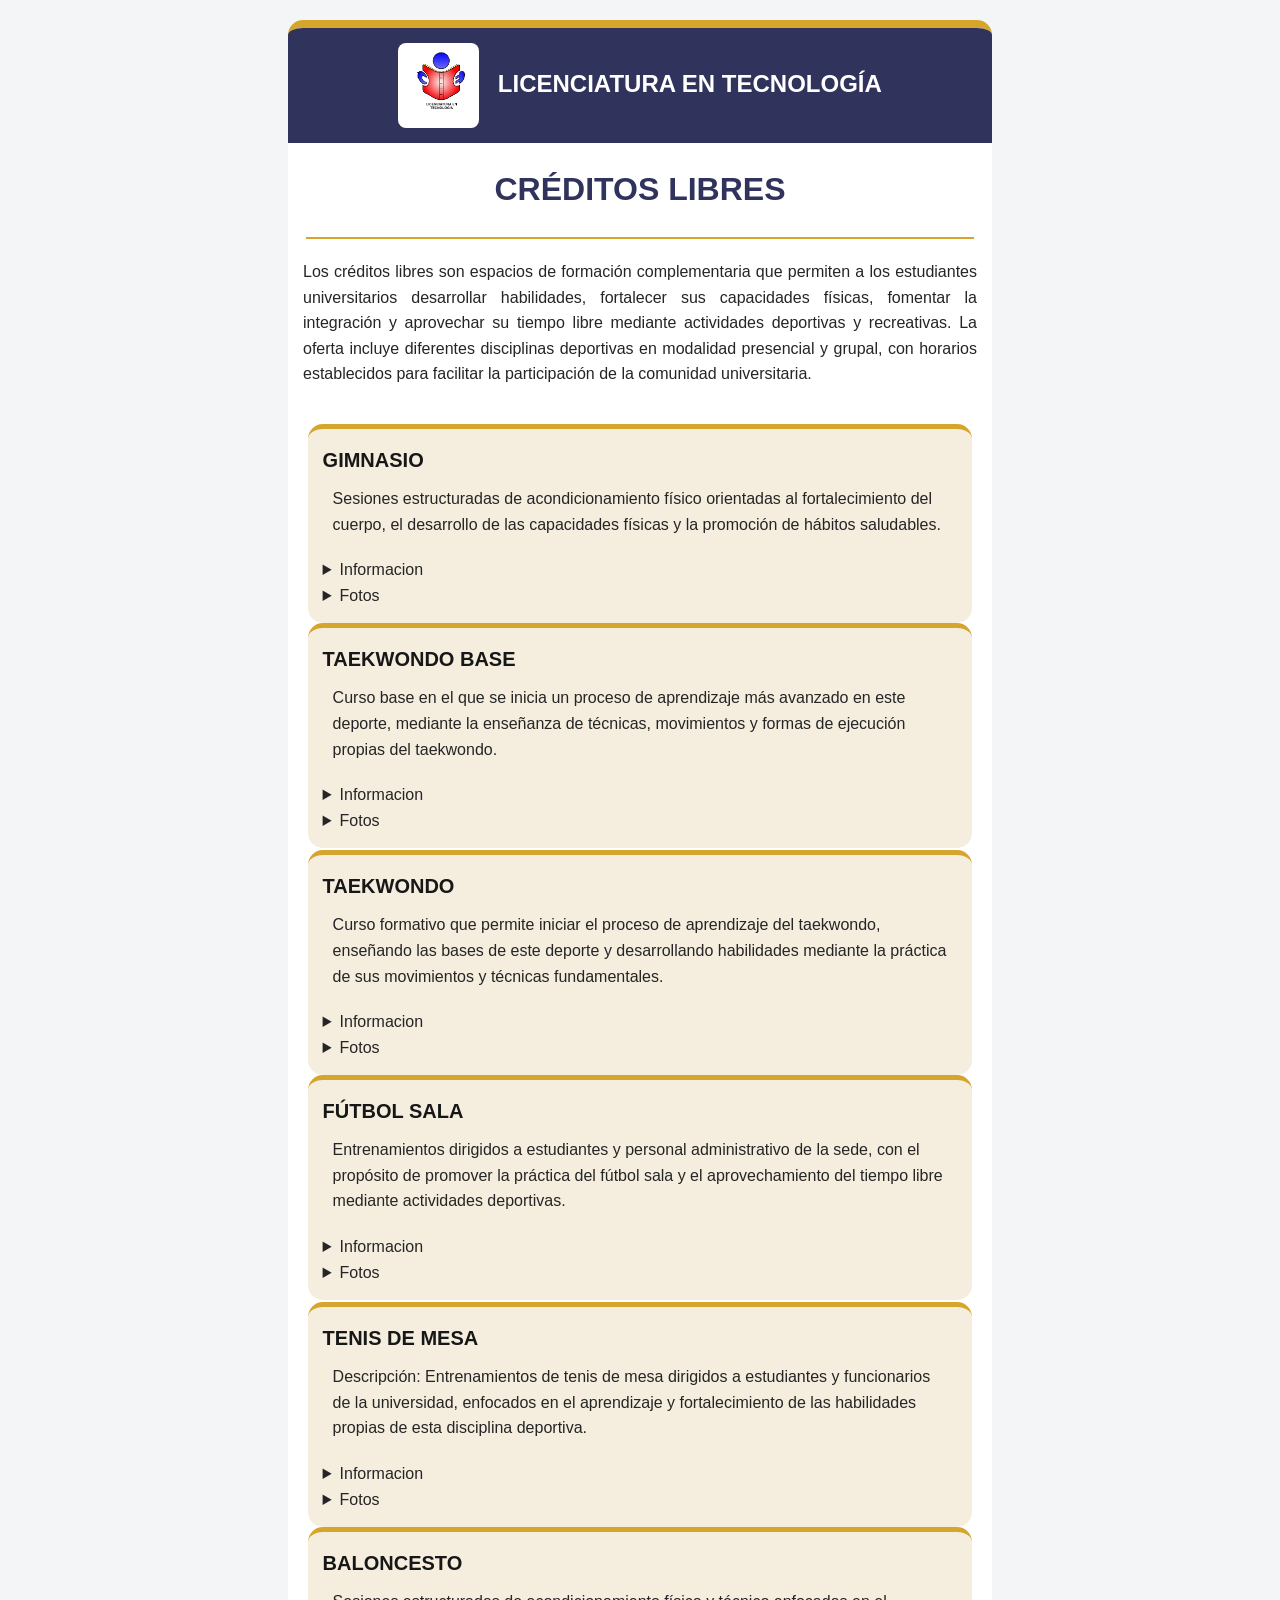
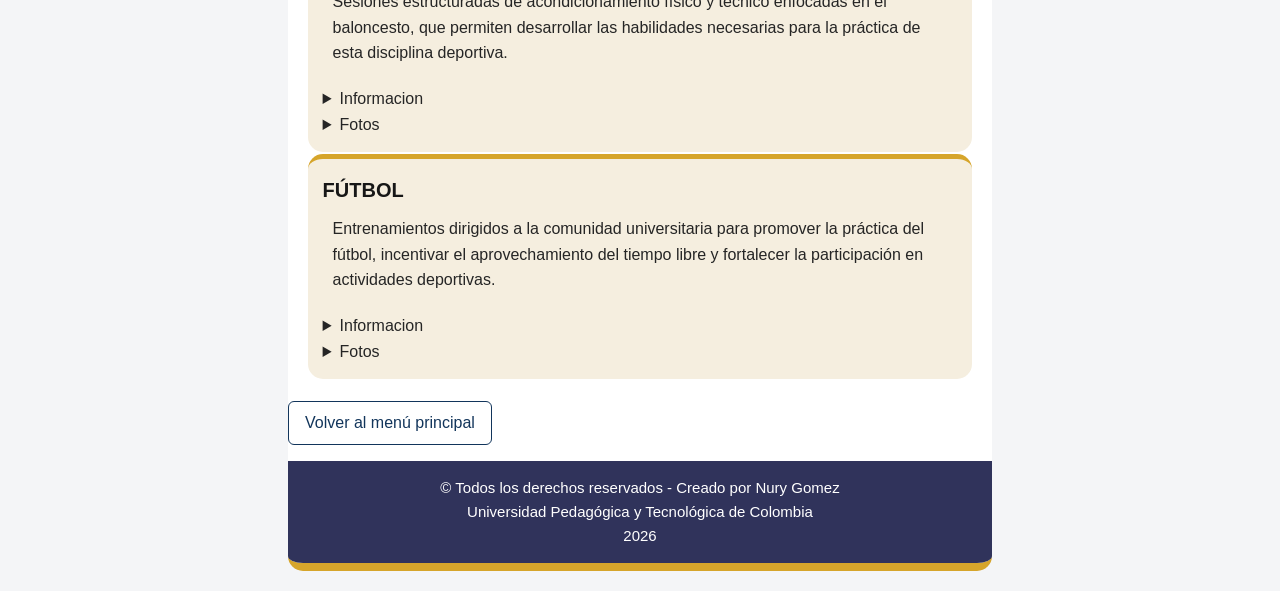
<file: index.html>
<!DOCTYPE html>
<html lang="es">

<head>
	<meta name="viewport" content="width=device-width, initial-scale=1.0">
    <meta charset="UTF-8">
    <title>CRÉDITOS LIBRES</title>
    <link rel="stylesheet" href="estilos.css">
</head>

<body>
<div class="div_ppal">
    <p class="encabezado">
    <span class="caja_logo">
        <img src="img/lictec.png" alt="Logo de la Licenciatura en Tecnología">
    </span>
    LICENCIATURA EN TECNOLOGÍA
    </p>

    <div class="Intro">
	<h1>CRÉDITOS LIBRES</H1>
	<hr>
	<p class="text">Los créditos libres son espacios de formación complementaria que permiten a los estudiantes universitarios
	desarrollar habilidades, fortalecer sus capacidades físicas, fomentar la integración y aprovechar su tiempo libre
	mediante actividades deportivas y recreativas.
	La oferta incluye diferentes disciplinas deportivas en modalidad presencial y grupal, con horarios establecidos
	para facilitar la participación de la comunidad universitaria.
	</p>

   <!-- <p class="lema">
        Aprende Creando y Enseña para Transformar
    </p>

    <p class="institucion">
        Universidad Pedagógica y Tecnológica de Colombia
    </p>-->

  <table class="tarjetas">
            <td class="f1c1">
                <h3>GIMNASIO</h3>

                <p class="subpresentacion">Sesiones estructuradas de acondicionamiento físico orientadas al fortalecimiento del cuerpo, el
				desarrollo de las capacidades físicas y la promoción de hábitos saludables.</p>

        <details>
		  <summary>Informacion</summary>
		    <p class="subpresentacion1"><b>Objetivo:</b> Promover la actividad física, mejorar la condición corporal y fortalecer la coordinación, flexibilidad,
			resistencia y bienestar de los participantes.
			<br><b>Modalidad:</b> Presencial - Grupal.</p>
		    <table class="tabls1">     
			<thead>       
			  <tr>         
			    <th class="colum">Día</th>
				<th class="colum">Hora de Inicio</th>
                <th class="colum">Hora de Fin</th>
            	</tr>
            </thead>
			<tbody>
				<!-- Reemplaza o añade tus horarios aquí -->
			<tr>
				<td>Lunes</td>
				<td>8:00 a.m.</td>
				<td>8:00 p.m.</td>
			</tr>
			<tr>
				<td>Martes</td>
				<td>6:00 a.m.</td>
				<td>6:00 p.m.</td>
			</tr>
			<tr>
				<td>Miercoles</td>
				<td>6:00 a.m.</td>
				<td>6:00 p.m.</td>
			</tr>
			<tr>
				<td>Jueves</td>
				<td>6:00 a.m.</td>
				<td>6:00 p.m.</td>
			</tr>
			<tr>
				<td>Viernes</td>
				<td>6:00 a.m.</td>
				<td>12:00 p.m.</td>
			</tr>
	
				</tbody>     
				</table>
			</details>
			<details>
		  		<summary>Fotos</summary>
				<div class="galeria">
					<div class="foto">
						<img src="img/gym.jpeg" alt="Foto de Gimnasio">
					</div>
					<div class="foto">
						<img src="img/gym1.jpeg" alt="Foto de Gimnasio">
					</div> 
					<div class="foto">
						<img src="img/gym2.jpeg" alt="Foto de Gimnasio">
					</div>
				</div>
			</details>
            </td>

            <td class="f1c2">
                <h3>TAEKWONDO BASE</h3>

                <p class="subpresentacion">Curso base en el que se inicia un proceso de aprendizaje más avanzado en este deporte,
		mediante la enseñanza de técnicas, movimientos y formas de ejecución propias del taekwondo.</p>

                <details>
		  <summary>Informacion</summary>
		    <p class="subpresentacion1"><b>Objetivo:</b> Fortalecer las habilidades técnicas y físicas de los participantes, promoviendo la disciplina, el
			autocontrol, la coordinación y el respeto.
			<br><b>Modalidad:</b> Presencial – Grupal.</p>     
			<table class="tabls1">     
			<thead>       
			  <tr>         
			    <th class="colum">Día</th>
				<th class="colum">Hora de Inicio</th>
                <th class="colum">Hora de Fin</th>
            	</tr>
            </thead>
			<tbody>
				<!-- Reemplaza o añade tus horarios aquí -->
			<tr>
				<td>Martes</td>
				<td>12:00 p.m.</td>
				<td>2:00 p.m.</td>
			</tr>
			<tr>
				<td>Jueves</td>
				<td>12:00 p.m.</td>
				<td>2:00 p.m.</td>
			</tr>
			<tr>
				<td>Viernes</td>
				<td>8:00 a.m.</td>
				<td>10:00 a.m.</td>
			</tr>
			</tbody>     
			</table>
		</details>
		<details>
		  		<summary>Fotos</summary>
				<div class="galeria">
					<div class="foto">
						<img src="img/tae.jpeg" alt="Foto de Gimnasio">
					</div>
				</div>
			</details>
		</td>
        </tr>
        <tr>
            <td class="f2c1">
                <h3>TAEKWONDO</h3>

                <p class="subpresentacion">Curso formativo que permite iniciar el proceso de aprendizaje del taekwondo, enseñando las bases
		de este deporte y desarrollando habilidades mediante la práctica de sus movimientos y técnicas fundamentales.</p>

		<details>
		  <summary>Informacion</summary>
		    <p class="subpresentacion1"><b>Objetivo:</b>Desarrollar las capacidades físicas, la coordinación, la disciplina y el respeto a través de la práctica del
			taekwondo.
			<br><b>Modalidad:</b> Presencial – Grupal.</p>
		   <table class="tabls1">     
			<thead>       
			  <tr>         
			    <th class="colum">Día</th>
				<th class="colum">Hora de Inicio</th>
                <th class="colum">Hora de Fin</th>
            	</tr>
            </thead>
			<tbody>
				<!-- Reemplaza o añade tus horarios aquí -->

			<tr>
				<td>Martes</td>
				<td>10:00 a.m.</td>
				<td>12:00 p.m.</td>
			</tr>
			<tr>
				<td>Jueves</td>
				<td>10:00 a.m.</td>
				<td>12:00 p.m.</td>
			</tr>
				</tbody>     
				</table>
		</details>
		<details>
		  		<summary>Fotos</summary>
				<div class="galeria">
					<div class="foto">
						<img src="img/tae2.jpeg" alt="Foto de Gimnasio">
					</div>
		</details>
            </td>

            <td class="f2c2">
                <h3>FÚTBOL SALA</h3>

                <p class="subpresentacion">Entrenamientos dirigidos a estudiantes y personal administrativo de la sede, con el propósito de
				promover la práctica del fútbol sala y el aprovechamiento del tiempo libre mediante actividades deportivas.</p>
 
		<details>
		  <summary>Informacion</summary>
		    <p class="subpresentacion1"><b>Objetivo:</b> Fortalecer las habilidades técnicas, la coordinación, el trabajo en equipo y la capacidad de cooperación
			a través del fútbol sala.
			<br><b>Modalidad:</b> Presencial – Grupal.</p>
		    <table class="tabls1">     
			<thead>       
			  <tr>         
			    <th class="colum">Día</th>
				<th class="colum">Hora de Inicio</th>
                <th class="colum">Hora de Fin</th>
            	</tr>
            </thead>
			<tbody>
				<!-- Reemplaza o añade tus horarios aquí -->
			<tr>
				<td>Lunes</td>
				<td>6:00 a.m.</td>
				<td>8:00 p.m.</td>
			</tr>
			<tr>
				<td>Martes</td>
				<td>6:00 p.m.</td>
				<td>8:00 p.m.</td>
			</tr>
			<tr>
				<td>Miercoles</td>
				<td>6:00 a.m.</td>
				<td>8:00 p.m.</td>
			</tr>
			<tr>
				<td>Jueves</td>
				<td>6:00 p.m.</td>
				<td>8:00 p.m.</td>
			</tr>	
				</tbody>     
				</table>
		</details>
		<details>
		  		<summary>Fotos</summary>
				<div class="galeria">
					<div class="foto">
						<img src="img/fsala.jpeg" alt="Foto de Gimnasio">
					</div>
					<div class="foto">
						<img src="img/fsala2.jpeg" alt="Foto de Gimnasio">
					</div>
					<div class="foto">
						<img src="img/fsala3.jpeg" alt="Foto de Gimnasio">
					</div>
				</div>
		</details>
        </td>
        </tr>
        <tr>

            <td class="f3c1">
                <h3>TENIS DE MESA </h3>

                <p class="subpresentacion">Descripción: Entrenamientos de tenis de mesa dirigidos a estudiantes y funcionarios de la universidad,
		enfocados en el aprendizaje y fortalecimiento de las habilidades propias de esta disciplina deportiva.</p>

                <details>
		  <summary>Informacion</summary>
		    <p class="subpresentacion1"><b>Objetivo:</b> Desarrollar la coordinación, los reflejos, la concentración, la agilidad y las habilidades técnicas
			mediante la práctica del tenis de mesa.
			<br><b>Modalidad:</b> Presencial – Grupal.</p>
		    <table class="tabls1">     
			<thead>       
			  <tr>         
			    <th class="colum">Día</th>
				<th class="colum">Hora de Inicio</th>
                <th class="colum">Hora de Fin</th>
            	</tr>
            </thead>
			<tbody>
				<!-- Reemplaza o añade tus horarios aquí -->
			<tr>
				<td>Lunes</td>
				<td>10:00 a.m.</td>
				<td>12:00 p.m.</td>
			</tr>
			<tr>
				<td>Martes</td>
				<td>10:00 a.m.</td>
				<td>12:00 p.m.</td>
			</tr>
			<tr>
				<td>Miercoles</td>
				<td>10:00 a.m.</td>
				<td>12:00 p.m.</td>
			</tr>
			<tr>
				<td>Jueves</td>
				<td>10:00 a.m.</td>
				<td>12:00 p.m.</td>
			</tr>
			<tr>
				<td>Viernes</td>
				<td>10:00 a.m.</td>
				<td>12:00 p.m.</td>
			</tr>
	
				</tbody>     
				</table>
		</details>
		<details>
		  		<summary>Fotos</summary>
				<div class="galeria">
					<div class="foto">
						<img src="img/tenis.jpeg" alt="Foto de Gimnasio">
					</div>
					<div class="foto">
						<img src="img/tenis2.jpeg" alt="Foto de Gimnasio">
					</div>
					<div class="foto">
						<img src="img/tenisf.jpeg" alt="Foto de Gimnasio">
					</div>
				</div>
		</details>
        </td>
        <td class="f3c2">
            <h3>BALONCESTO</h3>

            <p class="subpresentacion">Sesiones estructuradas de acondicionamiento físico y técnico enfocadas en el baloncesto, que
			permiten desarrollar las habilidades necesarias para la práctica de esta disciplina deportiva.</p>
                
		<details>
		  <summary>Informacion</summary>
		    <p class="subpresentacion1"><b>Objetivo:</b> Fortalecer las capacidades físicas, las habilidades técnicas, la coordinación y el trabajo en equipo
			mediante ejercicios y actividades relacionadas con el baloncesto.
			<br><b>Modalidad:</b> Presencial – Grupal.</p>
		    <table class="tabls1">     
			<thead>       
			  <tr>         
			    <th class="colum">Día</th>
				<th class="colum">Hora de Inicio</th>
                <th class="colum">Hora de Fin</th>
            	</tr>
            </thead>
			<tbody>
				<!-- Reemplaza o añade tus horarios aquí -->
			<tr>
				<td>Lunes</td>
				<td>2:00 p.m.</td>
				<td>4:00 p.m.</td>
			</tr>
			<tr>
				<td>Martes</td>
				<td>6:00 p.m.</td>
				<td>8:00 p.m.</td>
			</tr>
			<tr>
				<td>Miercoles</td>
				<td>6:00 p.m.</td>
				<td>8:00 p.m.</td>
			</tr>
			<tr>
				<td>Viernes</td>
				<td>6:00 a.m.</td>
				<td>8:00 a.m.</td>
			</tr>
	
				</tbody>     
				</table>
		</details>
		<details>
		  		<summary>Fotos</summary>
				<div class="galeria">
					<div class="foto">
						<img src="img/balon.jpeg" alt="Foto de Gimnasio">
					</div>
					<div class="foto">
						<img src="img/balon2.jpeg" alt="Foto de Gimnasio">
					</div>
				</div>
		</details>
        </td>
        </tr>
		<tr>
        	<td class="f3c1">
                <h3>FÚTBOL</h3>

                <p class="subpresentacion">Entrenamientos dirigidos a la comunidad universitaria para promover la práctica del fútbol,
				incentivar el aprovechamiento del tiempo libre y fortalecer la participación en actividades deportivas.</p>        
		<details>
		  <summary>Informacion</summary>
		    <p class="subpresentacion1"><b>Objetivo:</b> Desarrollar las habilidades técnicas y físicas de los participantes, fomentando el trabajo en equipo, la
			cooperación, la disciplina y la integración.
			<br><b>Modalidad:</b> Presencial – Grupal.</p>
		   <table class="tabls1">     
			<thead>       
			  <tr>         
			    <th class="colum">Día</th>
				<th class="colum">Hora de Inicio</th>
                <th class="colum">Hora de Fin</th>
            	</tr>
            </thead>
			<tbody>
				<!-- Reemplaza o añade tus horarios aquí -->
			<tr>
				<td>Lunes</td>
				<td>12:00 p.m.</td>
				<td>2:00 p.m.</td>
			</tr>
			<tr>
				<td>Martes</td>
				<td>12:00 p.m.</td>
				<td>2:00 p.m.</td>
			</tr>
			<tr>
				<td>Miercoles</td>
				<td>12:00 p.m.</td>
				<td>2:00 p.m.</td>
			</tr>
			<tr>
				<td>Jueves</td>
				<td>12:00 p.m.</td>
				<td>2:00 p.m.</td>
			</tr>	
				</tbody>     
				</table>
		</details>
        <details>
		  		<summary>Fotos</summary>
				<div class="galeria">
					<div class="foto">
						<img src="img/soccer.jpeg" alt="Foto de Gimnasio">
					</div>
					<div class="foto">
						<img src="img/soccer1.jpeg" alt="Foto de Gimnasio">
					</div>
					<div class="foto">
						<img src="img/soccer2.jpeg" alt="Foto de Gimnasio">
					</div>
					<div class="foto">
						<img src="img/soccer3.jpeg" alt="Foto de Gimnasio">
					</div>
				</div>
		</details>
		</td>
        </tr>
    </table>
    <p class="volver"><a href="https://narinconc.github.io/licteccompleto/">Volver al menú principal</a></p>
  </main>
    <p class="pie">
              &copy; Todos los derechos reservados - Creado por Nury Gomez
        <br>
        Universidad Pedagógica y Tecnológica de Colombia
        <br>
        2026
    </p>

</div>

</body>
</html>
</file>
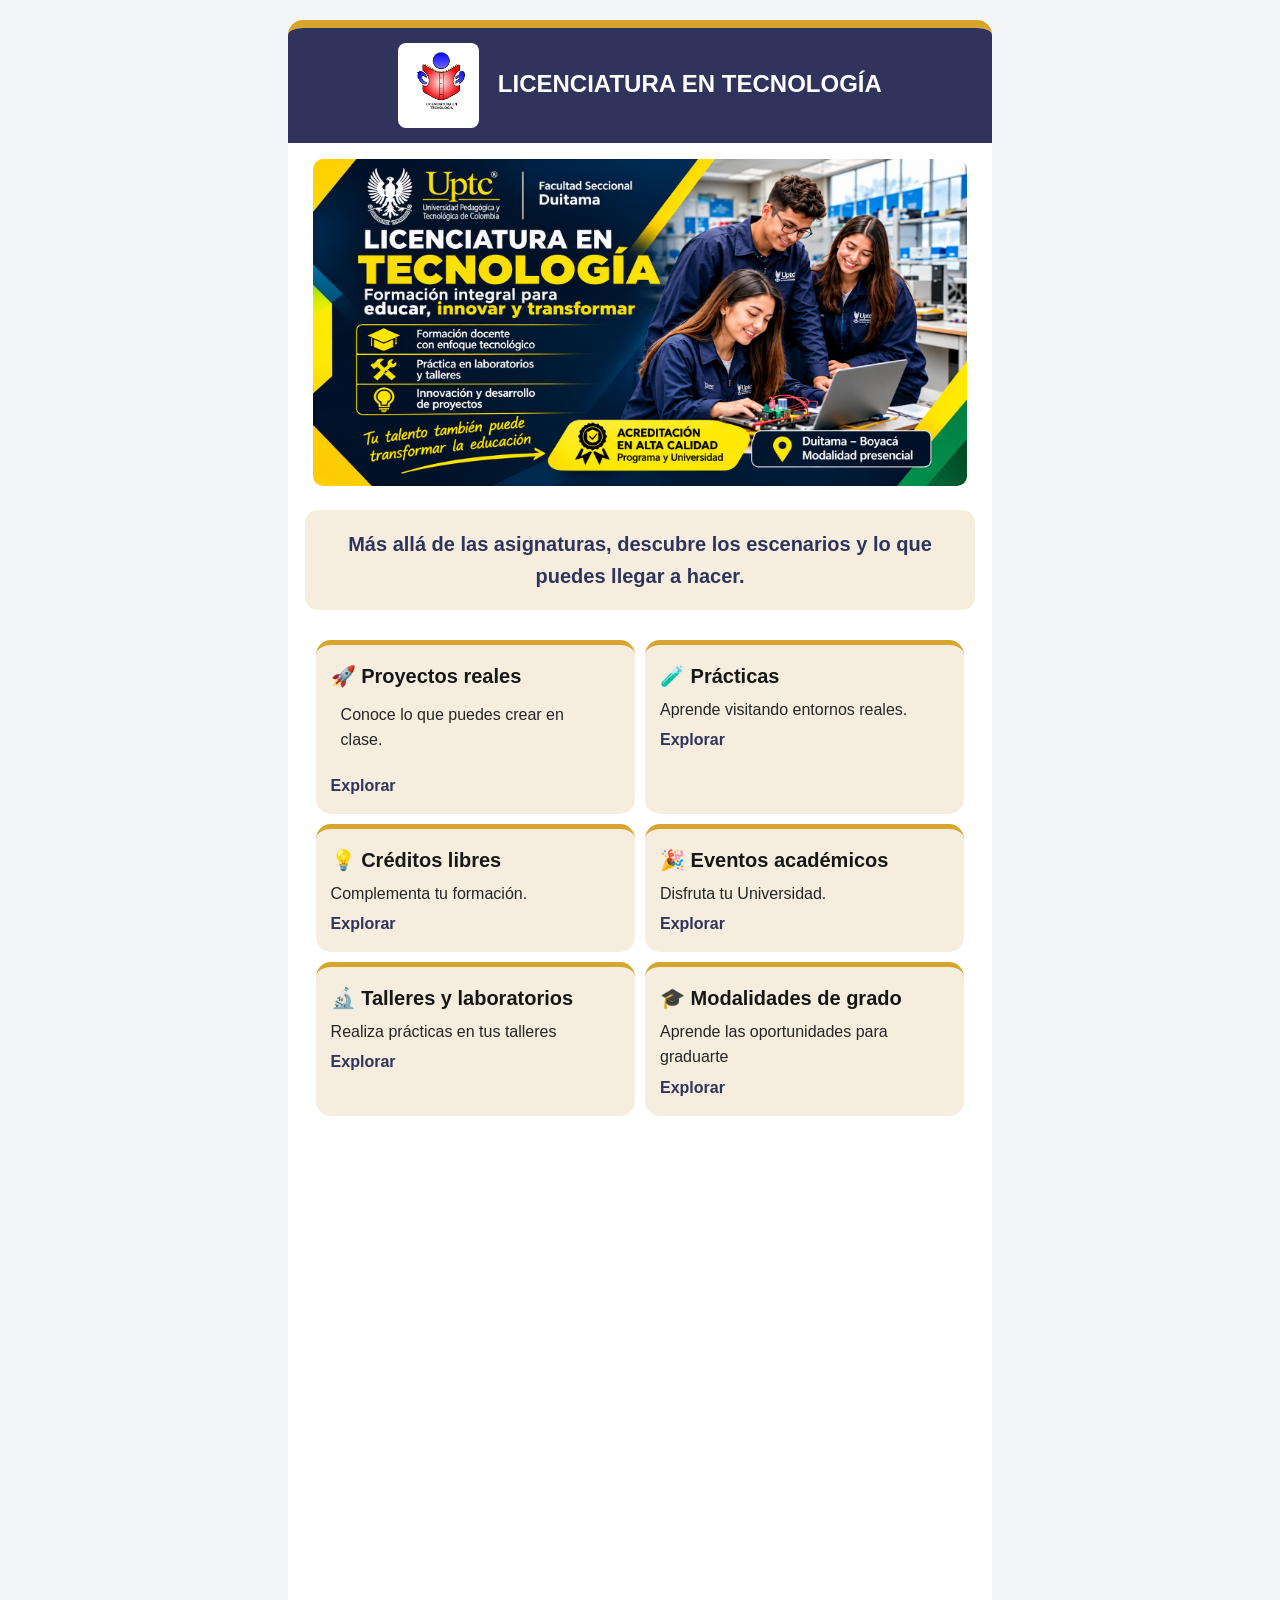
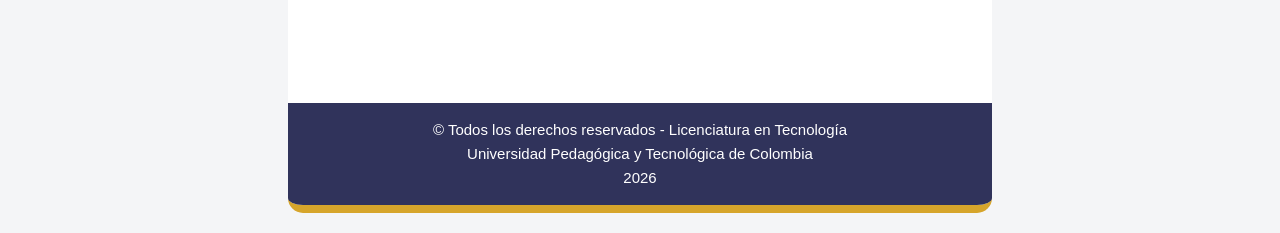
<file: proyecto lictec/index.html>
<!DOCTYPE html>
<html lang="es">

<head>
    <meta charset="UTF-8">
    <title>Descubre la Licenciatura en Tecnología</title>
    <link rel="stylesheet" href="estilos.css">
</head>

<body>
<div class="div_ppal">
    <p class="encabezado">
    <span class="caja_logo">
        <img src="lictec.png" alt="Logo de la Licenciatura en Tecnología">
    </span>
    LICENCIATURA EN TECNOLOGÍA
</p>

   <!-- <p class="lema">
        Aprende Creando y Enseña para Transformar
    </p>

    <p class="institucion">
        Universidad Pedagógica y Tecnológica de Colombia
    </p>-->


<p class="p_imag"><img src="banner lictec.png"
     class="banner_principal"
     alt="Publicidad de la Licenciatura en Tecnología">
  </p>
<p class="mensaje_inicio">
    Más allá de las asignaturas, descubre los escenarios y lo que puedes llegar a hacer.
</p>

   <!-- <h2 class="titulo_inicio">¡Tu futuro comienza aquí!</h2>

    <p class="presentacion">
        Aprende tecnología, crea soluciones y transforma la educación.
    </p>

    <hr>

    <h2>Explora nuestra carrera</h2>

    <p class="presentacion">
        Selecciona un tema y descubre más sobre nuestra comunidad académica.
    </p>-->


   
    <table class="tarjetas">

        <tr>

            <td class="f1c1">
                <h3>🚀 Proyectos reales</h3>

                <p class="subpresentacion">Conoce lo que puedes crear en clase.</p>

                <a href="https://diana01-sys.github.io/asignaturas/">Explorar </a>
            </td>

            <td class="f1c2">
                <h3>🧪 Prácticas</h3>

                <p>Aprende visitando entornos reales.</p>

                <a href="https://yasmincamero-cmd.github.io/practicas-Lic.-Tecnolog-a/">Explorar </a>
            </td>

        </tr>

        <tr>

            <td class="f2c1">
                <h3>💡 Créditos libres</h3>

                <p>Complementa tu formación.</p>

                <a href="../index.html">Explorar </a>
            </td>

            <td class="f2c2">
                <h3>🎉 Eventos académicos</h3>

                <p>Disfruta tu Universidad.</p>

                <a href="https://solanyicely-dot.github.io/Eventos-Lictec/">Explorar </a>
            </td>

        </tr>

        <tr>

            <td class="f3c1">
                <h3>🔬 Talleres y laboratorios</h3>

                <p>Realiza prácticas en tus talleres</p>

                <a href="https://yuripacanchique-wq.github.io/Laboratorios/">Explorar </a>
            </td>

            <td class="f3c2">
                <h3>🎓 Modalidades de grado</h3>

                <p>Aprende las oportunidades para graduarte</p>

                <a href="https://kevinsantiagofonsecagonzalez-star.github.io/P/">Explorar </a>
            </td>

        </tr>

    </table>
      <div>
        <iframe class="div_iframe"  allow="fullscreen; autoplay; allow-top-navigation-by-user-activation" allowfullscreen width="850" height="600" frameborder="0" src="https://docs.google.com/forms/d/e/1FAIpQLSeghJyns-LTL_LkM7fdb8ST92VNxTuH2IaF6kFlGKgz01Pgxw/viewform?usp=dialog"></iframe>
      </div>

    <p class="pie">
              &copy; Todos los derechos reservados - Licenciatura en Tecnología
        <br>
        Universidad Pedagógica y Tecnológica de Colombia
        <br>
        2026
    </p>

</div>

</body>
</html>
</file>
<file: estilos.css>
body {
    font-family: Arial, sans-serif;
    font-size: 16px;
    color: #252525;
    background-color: #F4F5F7;
    margin: 0;
    line-height: 1.6;
}



.div_ppal {
    width: 55%;
    margin: 20px auto;
    padding: 0;
    background-color: white;
    border-radius: 15px;
    overflow: hidden;
    border-top: 8px solid #D6A52B;
    border-bottom: 8px solid #D6A52B;
}

.caja_logo {
    display: inline-block;
    background-color: white;
    padding: 8px;
    border-radius: 8px;
    vertical-align: middle;
    margin-right: 12px;
}

.caja_logo img {
    width: 90px;
    display: block;
}
.encabezado {
    background-color: #30335B;
    color: white;
    text-align: center;
    font-size: 24px;
    font-weight: bold;
    padding: 15px;
    margin: 0;
}

.encabezado img {
    width: 65px;
    height: auto;
    display: block;
    margin: 0 auto 8px auto;
}

.banner_principal {
    width: 93%;
    height:auto;
    display:inline-block;
    border-radius:10px;

}


h1{
    text-align: center;
    color: #30335B;
}

.text{
    padding: 0 15px 15px 15px;
    text-align:justify;
}



.lema {
    background-color: #30335B;
    color: #D6A52B;
    text-align: center;
    font-size: 18px;
    padding: 0 15px 15px 15px;
    margin: 0;
}

.institucion {
    background-color: #30335B;
    color: white;
    text-align: center;
    font-size: 14px;
    padding: 0 15px 15px 15px;
    margin: 0;
}



h2 {
    font-size: 28px;
    color: #30335B;
    text-align: center;
    margin: 15px;
}

.presentacion {
    font-size: 18px;
    color: #252525;
    text-align: center;
    margin: 10px 20px;
}

hr {
    border: 0;
    height: 2px;
    background-color: #D6A52B;
    width: 95%;
    margin: 20px auto;
}


.tablas {

    width: 50%;

    border-collapse: collapse;

    margin-top: 12px;
  font-size: 0.9rem;

}

.tablas tr:hover {

    background-color: #f1f5f9;

}

.tabls1 {
    width: 80%;
    border-collapse: collapse;
    margin-top: 10px;
    font-size: 14px;
}

/* Centrar o alinear las celdas de horarios si lo prefieres */
.tabls1 th, 
.tabls1 td {
    padding: 8px 10px;
    text-align: center; /* Centra los días y las horas para mayor orden */
    border-bottom: 1px solid #D6A52B;
}

/* Color y estilo de la cabecera de la tabla de horarios */
.tabls1 th {
    background-color: #D6A52B; /* Coincide con el azul institucional de tu web */
    color: #020202;            /* Texto blanco */
    font-weight: bold;
}

.tarjetas {   
    width: 95%;
    margin: 20px auto;
}  

.f1c1, .f2c2, .f3c1 {
    background-color: #F5EEDF;
    display: block;
    width: 100%;
    box-sizing: border-box;
    padding: 15px;
    border: none;
    border-top: 5px solid #D6A52B;
    border-radius: 15px;
    background-color: #F5EEDF;
}

.f1c2, .f2c1, .f3c2 {
    background-color: #EDF0F5;
    display: block;
    width: 100%;
    box-sizing: border-box;
    padding: 15px;
    border: none;
    border-top: 5px solid #D6A52B;
    border-radius: 15px;
    background-color: #F5EEDF;
}




.tarjetas h3 {

    font-size: 20px;

    color: #171717;

    margin: 0 0 5px 0;

}



.tarjetas p {

    font-size: 16px;

    color: #252525;

    text-align: left;

    margin: 5px 0;

}




.tarjetas a {

    font-size: 16px;

    color: #30335B;

    text-decoration: none;

    font-weight: bold;
}

.pie {
    background-color: #30335B;
    color: white;
    text-align: center;
    font-size: 15px;
    
    padding: 15px;
    margin: 0;
}


.titulo_inicio {
    background-color: #F5EEDF;
    color: #30335B;
    text-align: center;
    font-size: 28px;
    padding: 15px 10px 5px 10px;
    margin: 0;
}

.presentacion {
    background-color: #F5EEDF;
    color: #30335B;
    text-align: center;
    font-size: 18px;
    font-weight: bold;
    padding: 5px 10px;
    margin: 0;
}

.subpresentacion {
    background-color: #F5EEDF;
    color: #252525;
    text-align: center;
    font-size: 16px;
    padding: 5px 10px 15px 10px;
    margin: 0;
}

.subpresentacion1 {
    background-color: #F5EEDF;
    color: #252525;
    text-align: center;
    font-size: 10px;
    padding: 5px 10px 15px 10px;
    margin: 0;
}

.galeria {
    display: flex;
    gap: 24px; 
    flex-wrap: wrap; 
}


.foto {
    padding: 8px;
    width: 200px;
    height: 200px;
    box-shadow: 8px 10px 12px #D6A52B;
    border-radius: 20px;
    background-color: #fff;
}

.foto img {
    width: 100%;
    height: 100%;
    object-fit: cover; 
    border-radius: 12px; 
    display: block;
}

.volver {
  margin: 16px 0;
}

.volver a {
  display: inline-block;
  padding: 8px 16px;
  border: 1px solid #12355b;
  border-radius: 6px;
  text-decoration: none;
  color: #12355b;
}

.volver a:hover,
.volver a:focus {
  background: #12355b;
  color: #fff;
}
 
@media screen and (max-width: 600px) {
    .div_ppal {
        width: 100%;
        margin: 0 auto;
        padding: 0;
        border-radius: 0;
    }

    .tarjetas > tbody > tr,
    .tarjetas > tr {
        display: block;
        width: 100%;
        margin-bottom: 15px;
    }

    .tarjetas > tbody > tr > td,
    .tarjetas > tr > td {
        display: block;
        width: 100%;
        box-sizing: border-box;
    }
}
</file>
<file: proyecto lictec/estilos.css>
body {
    font-family: Arial, sans-serif;
    font-size: 16px;
    color: #252525;
    background-color: #F4F5F7;
    margin: 0;
    line-height: 1.6;
}



.div_ppal {
    width: 55%;
    margin: 20px auto;
    padding: 0;
    background-color: white;
    border-radius: 15px;
    overflow: hidden;
    border-top: 8px solid #D6A52B;
    border-bottom: 8px solid #D6A52B;
}

.caja_logo {
    display: inline-block;
    background-color: white;
    padding: 8px;
    border-radius: 8px;
    vertical-align: middle;
    margin-right: 12px;
}

.caja_logo img {
    width: 90px;
    display: block;
}
.encabezado {
    background-color: #30335B;
    color: white;
    text-align: center;
    font-size: 24px;
    font-weight: bold;
    padding: 15px;
    margin: 0;
}

.encabezado img {
    width: 65px;
    height: auto;
    display: block;
    margin: 0 auto 8px auto;
}

.banner_principal {
    width: 93%;
    height:auto;
    display:inline-block;
    border-radius:10px;

}






.lema {
    background-color: #30335B;
    color: #D6A52B;
    text-align: center;
    font-size: 18px;
    padding: 0 15px 15px 15px;
    margin: 0;
}

.institucion {
    background-color: #30335B;
    color: white;
    text-align: center;
    font-size: 14px;
    padding: 0 15px 15px 15px;
    margin: 0;
}
.p_imag{
     text-align:center;
}


.mensaje_inicio {
    text-align: center;
    color: #30335B;
    background-color: #F5EEDF;
    padding: 18px;
    font-size: 20px;
    font-weight: bold;
    margin: 15px auto;
    width: 90%;
    border-radius: 13px;
}



h2 {
    font-size: 28px;
    color: #30335B;
    text-align: center;
    margin: 15px;
}

.presentacion {
    font-size: 18px;
    color: #252525;
    text-align: center;
    margin: 10px 20px;
}

hr {
    border: 0;
    height: 2px;
    background-color: #D6A52B;
    width: 95%;
    margin: 20px auto;
}

.tarjetas {
    width: 95%;
    margin: 20px auto;
    border-spacing: 10px;
    border-collapse: separate;
    table-layout: fixed;
}


.tarjetas td {
    background-color: #F5EEDF;
    padding: 15px;
    border: none;
    border-top: 5px solid #D6A52B;
    border-radius: 15px;
    vertical-align: top;
}


.f1c1 {
    background-color: #F5EEDF;
}

.f1c2 {
    background-color: #EDF0F5;
}

.f2c1 {
    background-color: #EDF0F5;
}

.f2c2 {
    background-color: #F5EEDF;
}

.f3c1 {
    background-color: #F5EEDF;
}

.f3c2 {
    background-color: #EDF0F5;
}

.tarjetas h3 {
    font-size: 20px;
    color: #171717;
    margin: 0 0 5px 0;
}

.tarjetas p {
    font-size: 16px;
    color: #252525;
    text-align: left;
    margin: 5px 0;
}

.tarjetas a {
    font-size: 16px;
    color: #30335B;
    text-decoration: none;
    font-weight: bold;
}

.pie {
    background-color: #30335B;
    color: white;
    text-align: center;
    font-size: 15px;
    
    padding: 15px;
    margin: 0;
}


.titulo_inicio {
    background-color: #F5EEDF;
    color: #30335B;
    text-align: center;
    font-size: 28px;
    padding: 15px 10px 5px 10px;
    margin: 0;
}

.presentacion {
    background-color: #F5EEDF;
    color: #30335B;
    text-align: center;
    font-size: 18px;
    font-weight: bold;
    padding: 5px 10px;
    margin: 0;
}

.subpresentacion {
    background-color: #F5EEDF;
    color: #252525;
    text-align: center;
    font-size: 16px;
    padding: 5px 10px 15px 10px;
    margin: 0;
}

.div_iframe-container {
  width: 100%;
  max-width: 850px;
  min-height: 500px;  /* Altura mínima inicial */
  margin: 20px auto;
  border-radius: 12px;
  background-color: #F5EEDF;
}

.div_iframe {
  width: 100%;
  height: 550px;     /* Dale un alto amplio al iframe interno */
  border: none;
}
</file>
